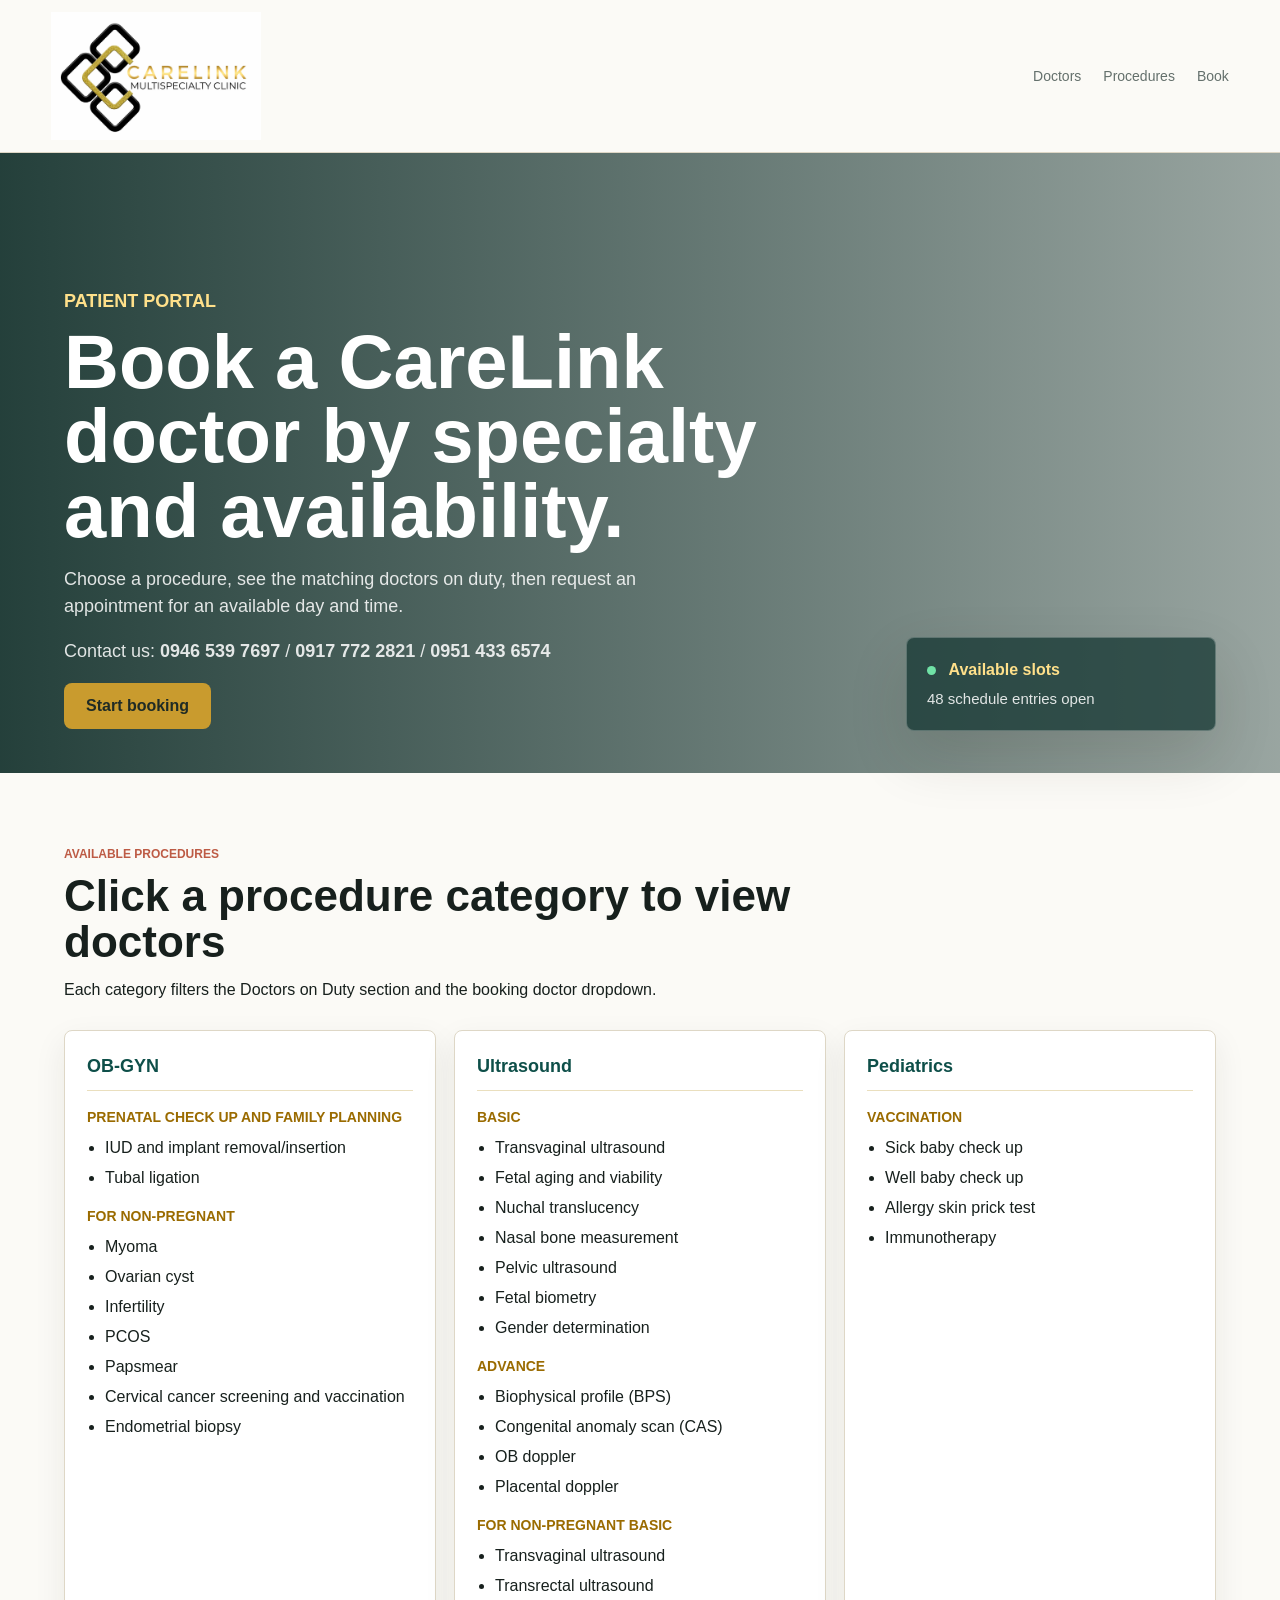
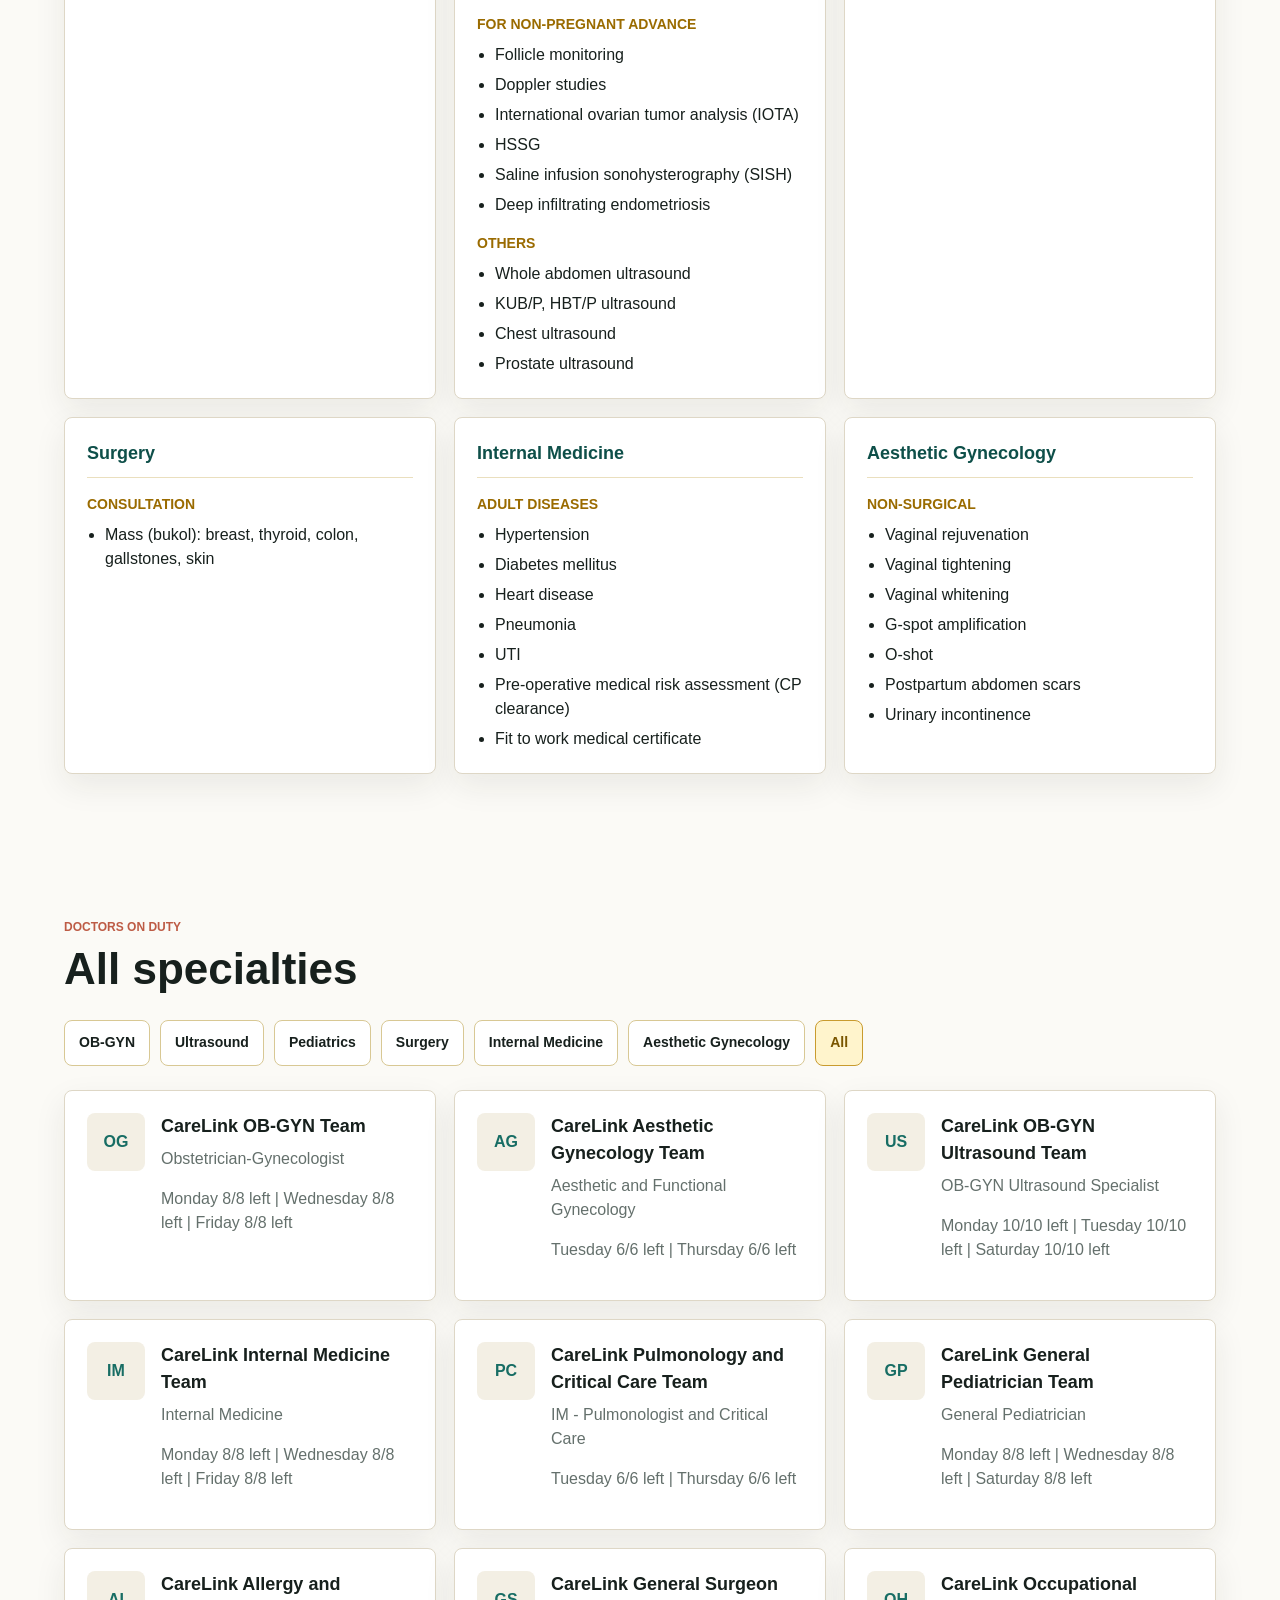
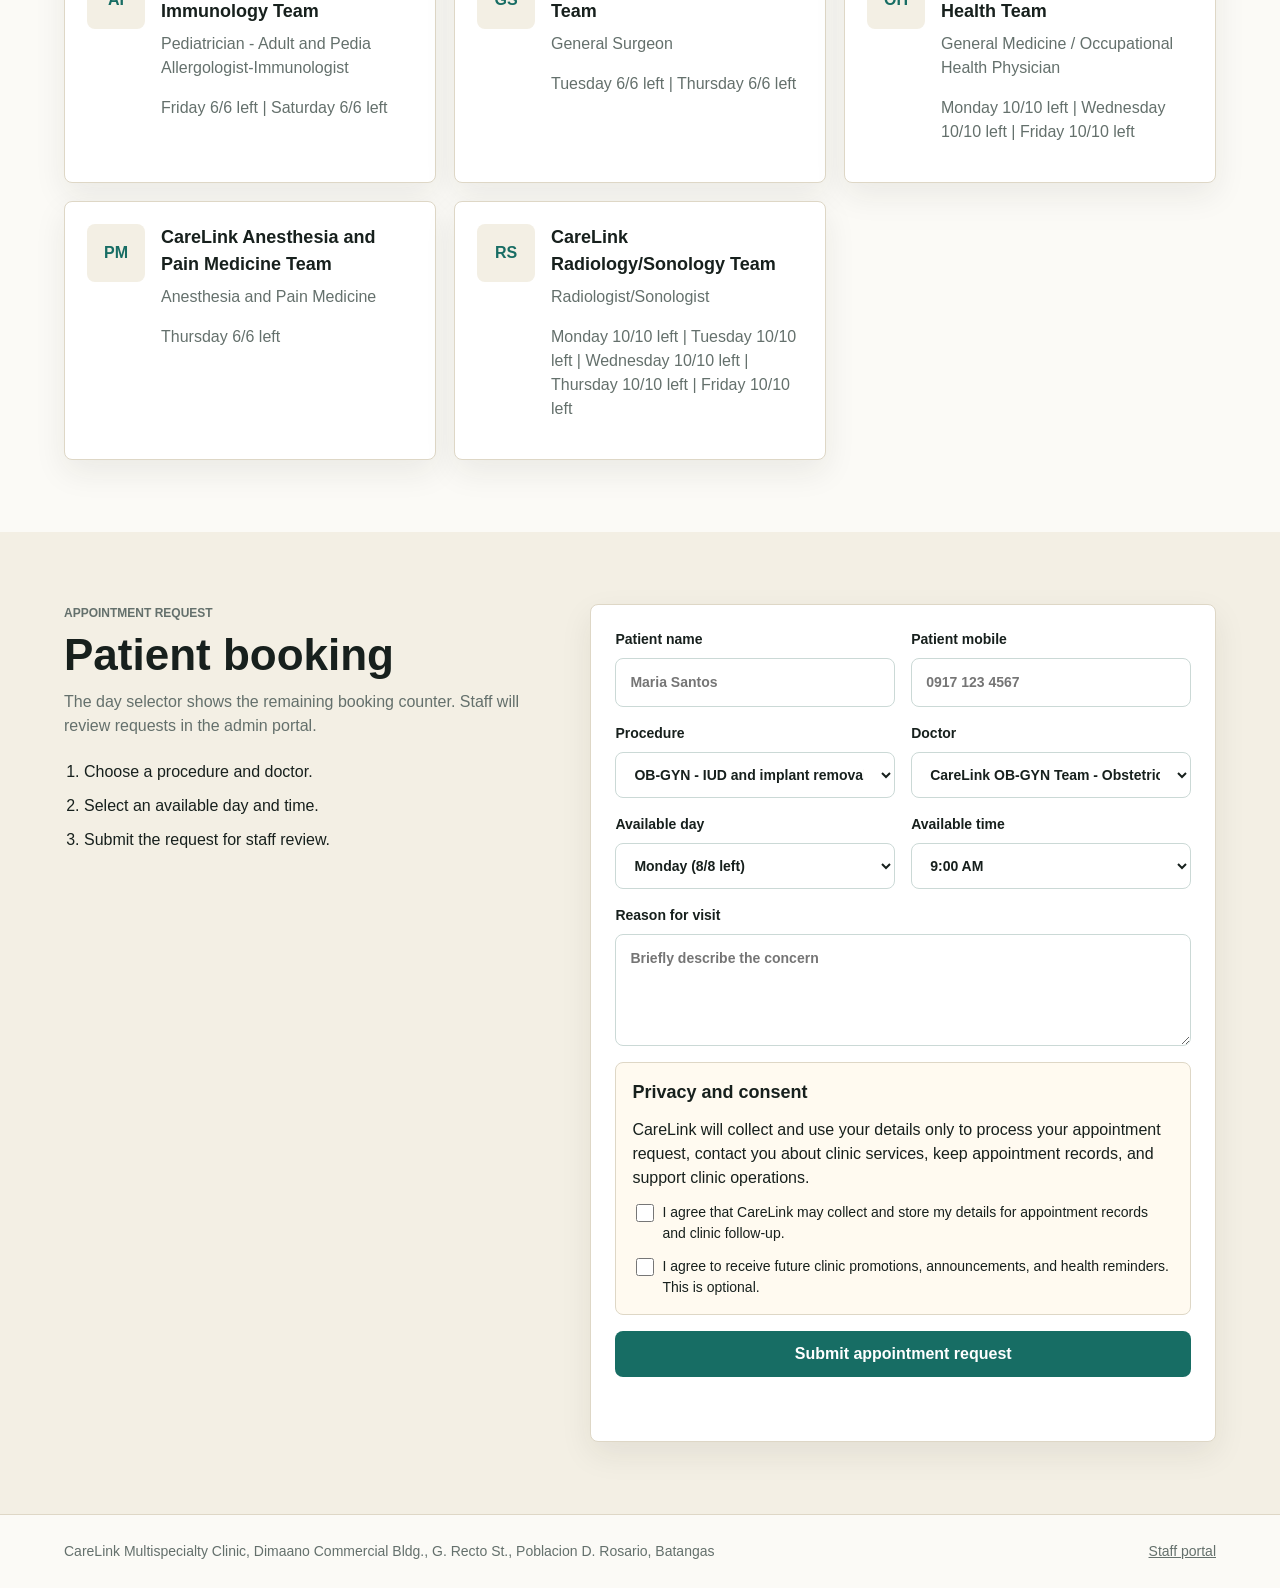
<file: index.html>
<!doctype html>
<html lang="en">
  <head>
    <meta charset="utf-8">
    <meta name="viewport" content="width=device-width, initial-scale=1">
    <title>CareLink Multispecialty Clinic | Patient Portal</title>
    <meta name="description" content="Book appointments at CareLink Multispecialty Clinic.">
    <link rel="stylesheet" href="styles.css">
  </head>
  <body data-page="patient">
    <header class="site-header">
      <a class="brand" href="#booking" aria-label="CareLink Multispecialty Clinic home">
        <img class="brand-logo" src="carelink.jpg" alt="CareLink Multispecialty Clinic" onerror="this.onerror=null;this.src='carelink-logo.svg';">
      </a>
      <nav aria-label="Main navigation">
        <a href="#doctors">Doctors</a>
        <a href="#services">Procedures</a>
        <a href="#booking">Book</a>
      </nav>
    </header>

    <main>
      <section class="hero">
        <div class="hero-copy">
          <p class="eyebrow">Patient portal</p>
          <h1>Book a CareLink doctor by specialty and availability.</h1>
          <p>Choose a procedure, see the matching doctors on duty, then request an appointment for an available day and time.</p>
          <p class="contact-line">Contact us: <strong>0946 539 7697</strong> / <strong>0917 772 2821</strong> / <strong>0951 433 6574</strong></p>
          <a class="primary-link" href="#booking">Start booking</a>
        </div>
        <div class="hero-panel" aria-label="Clinic availability summary">
          <span class="status-dot"></span>
          <strong>Available slots</strong>
          <p><span id="availableCount">0</span> schedule entries open</p>
        </div>
      </section>

      <section class="section" id="services">
        <div class="section-heading">
          <p class="eyebrow">Available procedures</p>
          <h2>Click a procedure category to view doctors</h2>
          <p>Each category filters the Doctors on Duty section and the booking doctor dropdown.</p>
        </div>
        <div class="services-grid" id="servicesGrid"></div>
      </section>

      <section class="section" id="doctors">
        <div class="section-heading">
          <p class="eyebrow">Doctors on duty</p>
          <h2 id="doctorSectionTitle">All specialties</h2>
        </div>
        <div class="specialty-filter" id="specialtyFilter" aria-label="Doctor specialties"></div>
        <div class="doctor-grid" id="doctorGrid" aria-live="polite"></div>
      </section>

      <section class="booking-shell section" id="booking">
        <div class="booking-copy">
          <p class="eyebrow">Appointment request</p>
          <h2>Patient booking</h2>
          <p>The day selector shows the remaining booking counter. Staff will review requests in the admin portal.</p>
          <ol class="flow-list">
            <li>Choose a procedure and doctor.</li>
            <li>Select an available day and time.</li>
            <li>Submit the request for staff review.</li>
          </ol>
        </div>

        <form class="booking-form" id="bookingForm">
          <div class="field-row">
            <label>
              Patient name
              <input name="patientName" autocomplete="name" placeholder="Maria Santos" required>
            </label>
            <label>
              Patient mobile
              <input name="patientPhone" inputmode="tel" autocomplete="tel" placeholder="0917 123 4567" required>
            </label>
          </div>
          <div class="field-row">
            <label>
              Procedure
              <select name="procedure" id="procedureSelect" required></select>
            </label>
            <label>
              Doctor
              <select name="doctorId" id="doctorSelect" required></select>
            </label>
            <label>
              Available day
              <select name="day" id="daySelect" required></select>
            </label>
            <label>
              Available time
              <select name="slot" id="slotSelect" required></select>
            </label>
          </div>
          <label>
            Reason for visit
            <textarea name="reason" rows="4" placeholder="Briefly describe the concern" required></textarea>
          </label>
          <div class="privacy-box">
            <h3>Privacy and consent</h3>
            <p>
              CareLink will collect and use your details only to process your appointment request,
              contact you about clinic services, keep appointment records, and support clinic operations.
            </p>
            <label class="check-field">
              <input name="recordsConsent" type="checkbox" required>
              <span>I agree that CareLink may collect and store my details for appointment records and clinic follow-up.</span>
            </label>
            <label class="check-field">
              <input name="promoConsent" type="checkbox">
              <span>I agree to receive future clinic promotions, announcements, and health reminders. This is optional.</span>
            </label>
          </div>
          <button class="primary-button" type="submit">Submit appointment request</button>
          <p class="form-notice" id="bookingNotice" role="status"></p>
        </form>
      </section>
    </main>

    <footer>
      <p>CareLink Multispecialty Clinic, Dimaano Commercial Bldg., G. Recto St., Poblacion D. Rosario, Batangas</p>
      <a href="admin.html">Staff portal</a>
    </footer>

    <template id="doctorCardTemplate">
      <article class="doctor-card">
        <div class="avatar" aria-hidden="true"></div>
        <div>
          <h3></h3>
          <p class="specialty"></p>
          <p class="doctor-meta"></p>
        </div>
      </article>
    </template>

    <script src="app.js"></script>
  </body>
</html>
</file>
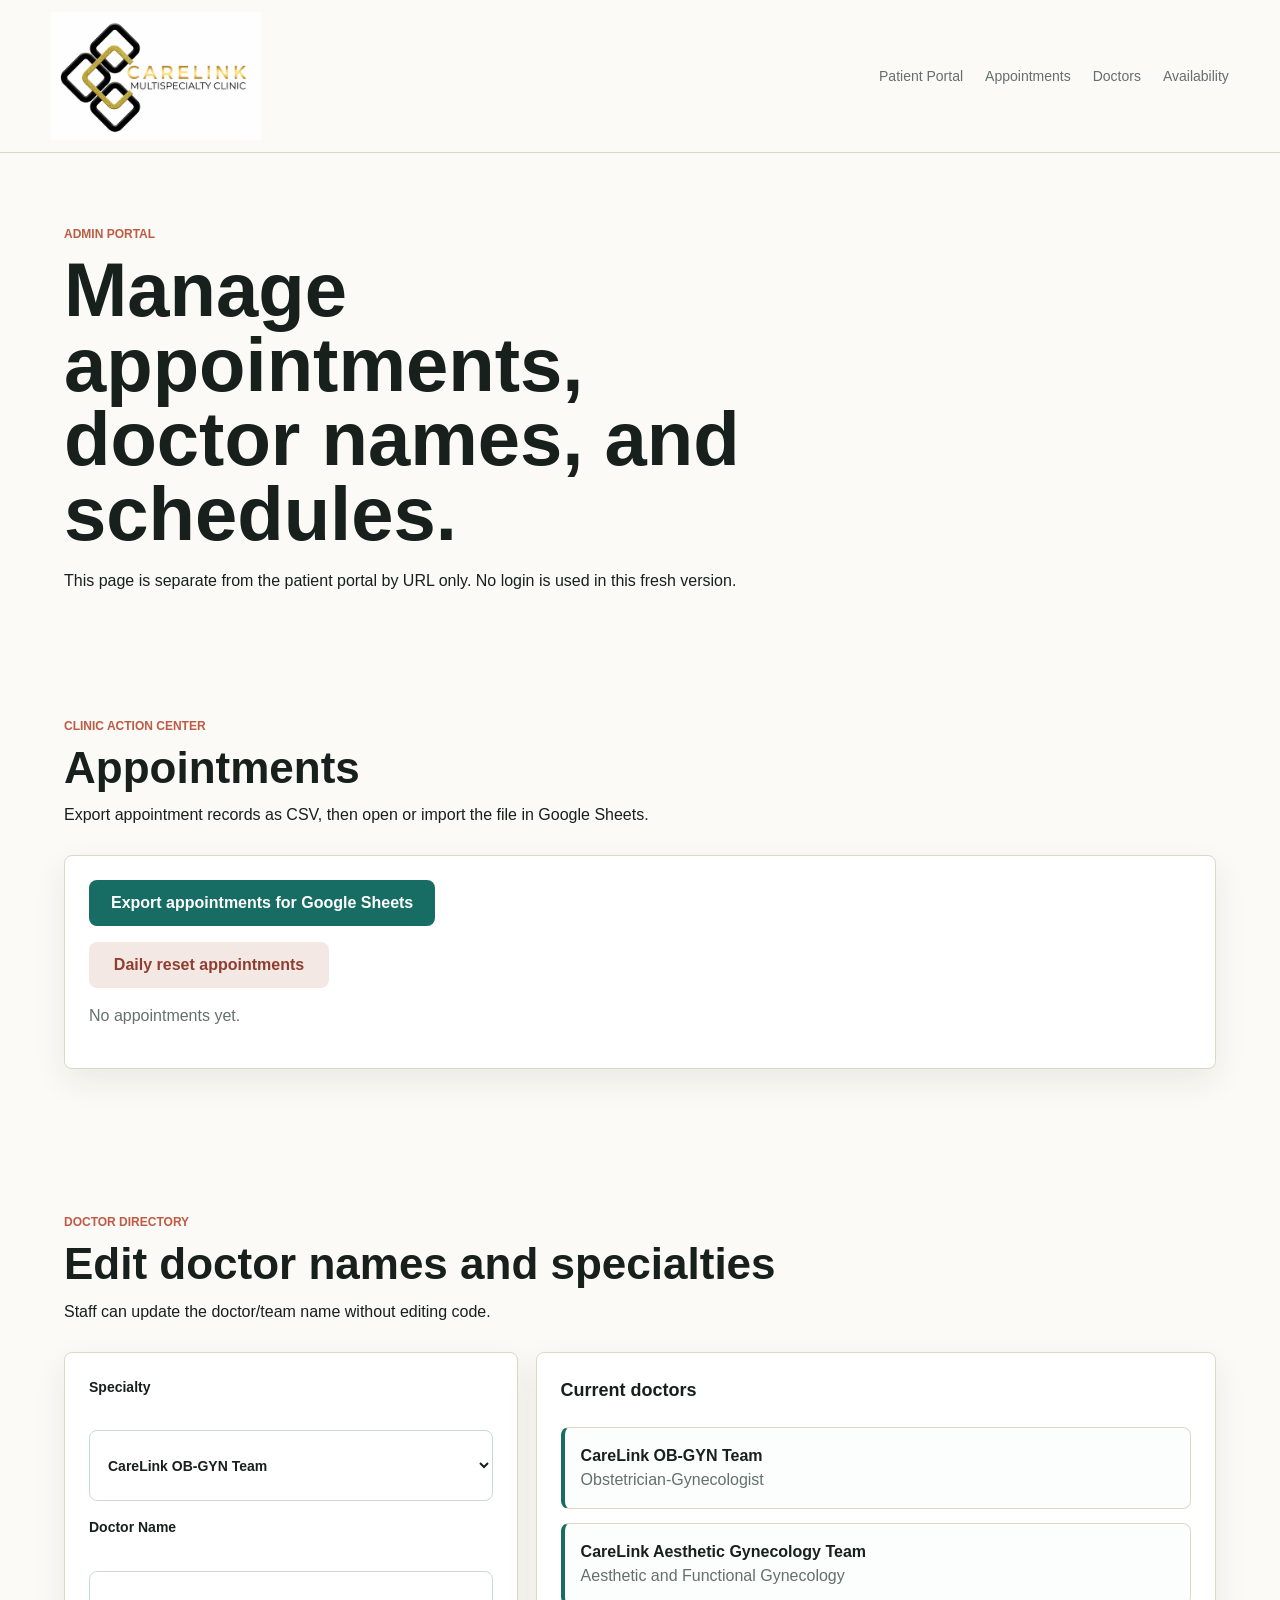
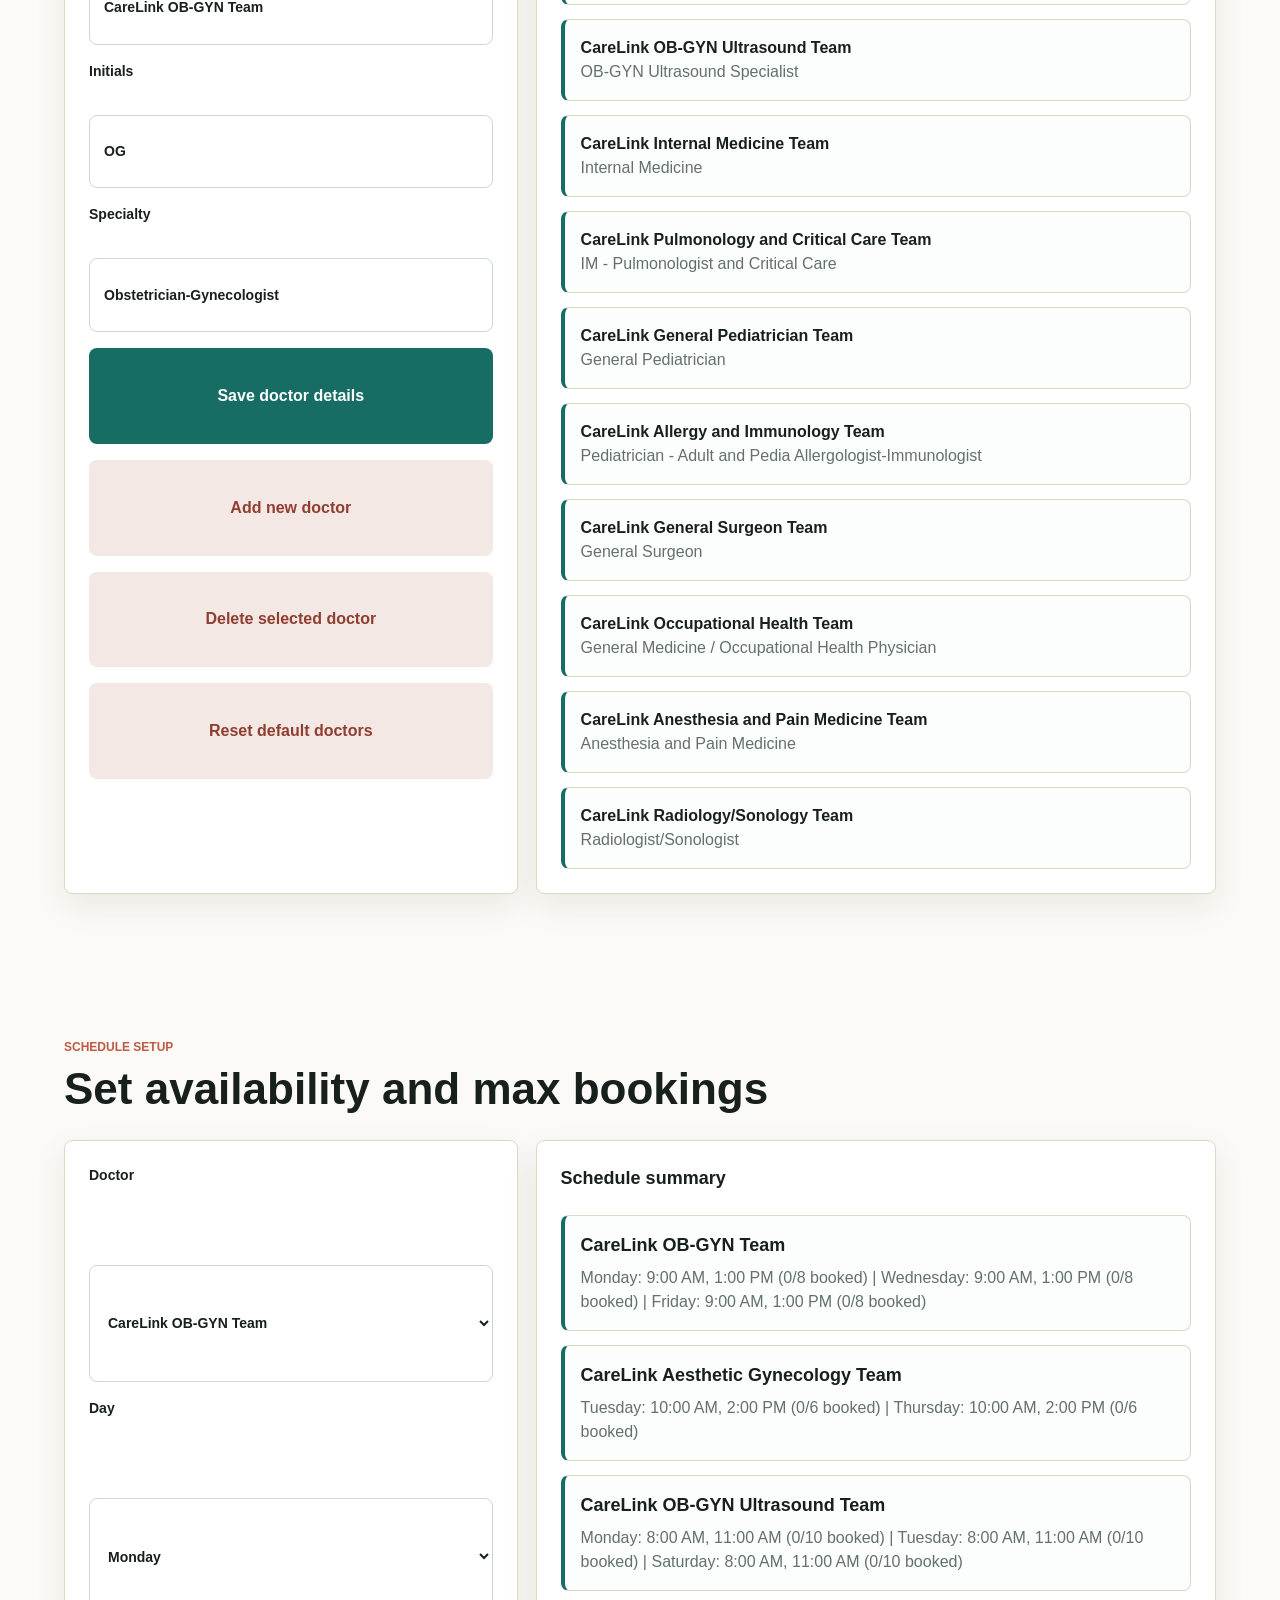
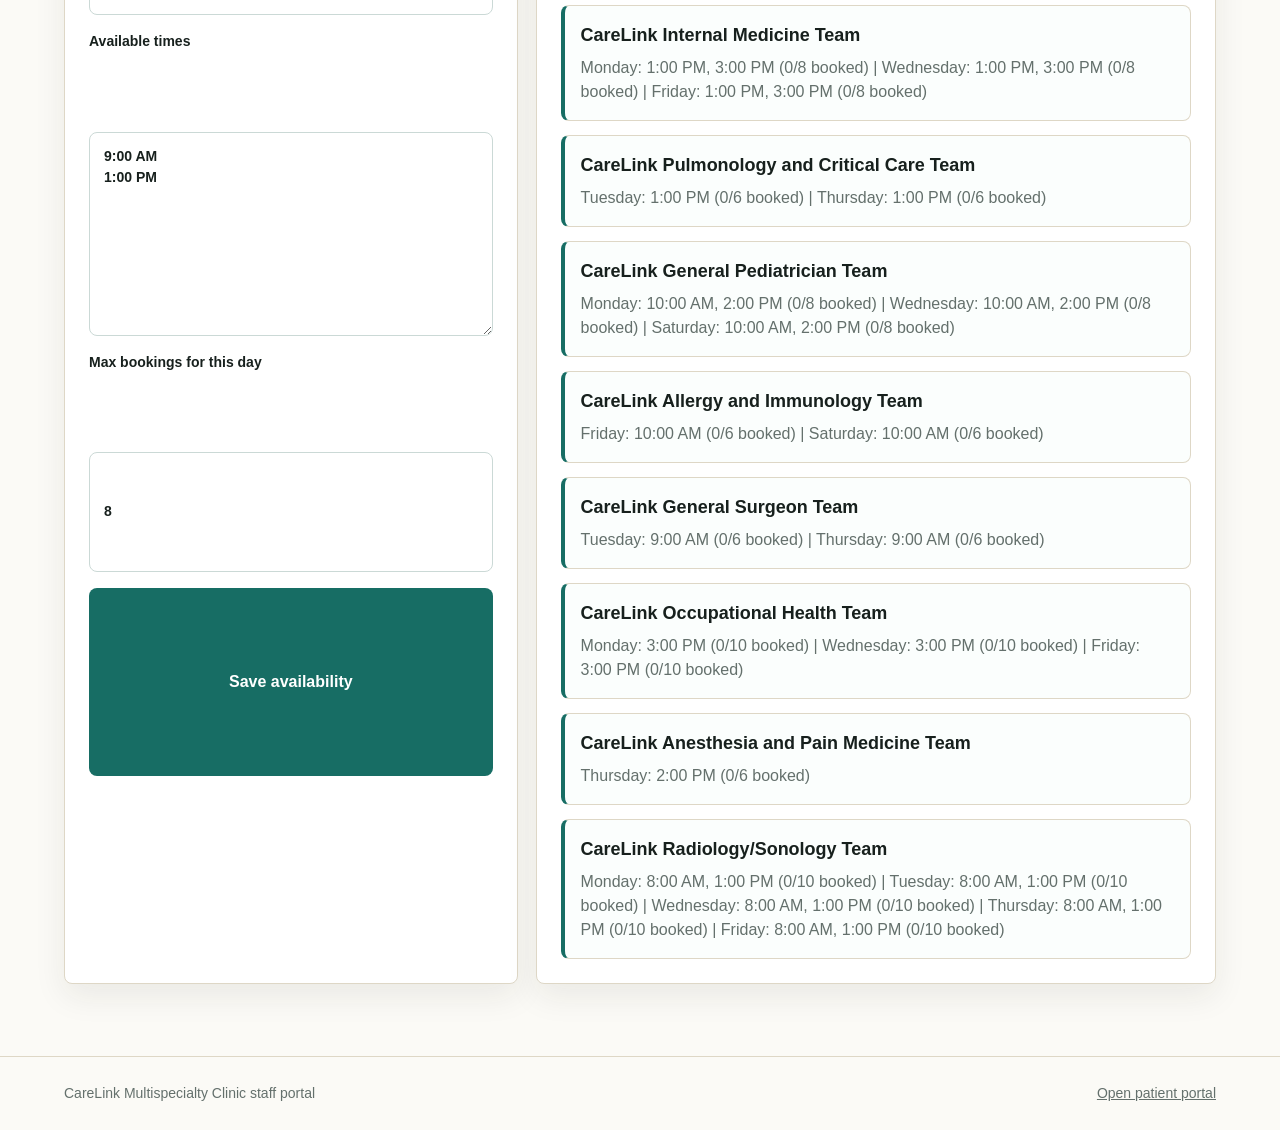
<file: admin.html>
<!doctype html>
<html lang="en">
  <head>
    <meta charset="utf-8">
    <meta name="viewport" content="width=device-width, initial-scale=1">
    <title>CareLink Multispecialty Clinic | Admin Portal</title>
    <meta name="description" content="CareLink staff portal for appointments, doctors, and availability.">
    <link rel="stylesheet" href="styles.css">
  </head>
  <body data-page="admin">
    <header class="site-header">
      <a class="brand" href="index.html" aria-label="CareLink Multispecialty Clinic patient portal">
        <img class="brand-logo" src="carelink.jpg" alt="CareLink Multispecialty Clinic" onerror="this.onerror=null;this.src='carelink-logo.svg';">
      </a>
      <nav aria-label="Main navigation">
        <a href="index.html">Patient Portal</a>
        <a href="#appointments">Appointments</a>
        <a href="#doctors-admin">Doctors</a>
        <a href="#availability-admin">Availability</a>
      </nav>
    </header>

    <main>
      <section class="section admin-hero">
        <div class="section-heading">
          <p class="eyebrow">Admin portal</p>
          <h1>Manage appointments, doctor names, and schedules.</h1>
          <p>This page is separate from the patient portal by URL only. No login is used in this fresh version.</p>
        </div>
      </section>

      <section class="section dashboard" id="appointments">
        <div class="section-heading">
          <p class="eyebrow">Clinic action center</p>
          <h2>Appointments</h2>
          <p>Export appointment records as CSV, then open or import the file in Google Sheets.</p>
        </div>
        <div class="requests-panel">
          <button class="primary-button compact-action" id="exportAppointmentsButton" type="button">Export appointments for Google Sheets</button>
          <button class="secondary-button compact-action" id="dailyResetButton" type="button">Daily reset appointments</button>
          <div id="appointmentList" class="request-list">
            <p class="empty-state">No appointments yet.</p>
          </div>
        </div>
      </section>

      <section class="section dashboard" id="doctors-admin">
        <div class="section-heading">
          <p class="eyebrow">Doctor directory</p>
          <h2>Edit doctor names and specialties</h2>
          <p>Staff can update the doctor/team name without editing code.</p>
        </div>
        <div class="dashboard-grid">
          <form class="admin-panel form-panel" id="doctorProfileForm">
            <label>
              Specialty
              <select id="doctorProfileSelect" required></select>
            </label>
            <label>
              Doctor Name
              <input id="doctorNameInput" type="text" placeholder="CareLink OB-GYN Team" required>
            </label>
            <label>
              Initials
              <input id="doctorInitialsInput" type="text" maxlength="3" placeholder="OG" required>
            </label>
            <label>
              Specialty
              <input id="doctorSpecialtyInput" list="specialtyOptions" type="text" placeholder="Obstetrician-Gynecologist" required>
              <datalist id="specialtyOptions"></datalist>
            </label>
            <button class="primary-button" type="submit">Save doctor details</button>
            <button class="secondary-button" id="addDoctorButton" type="button">Add new doctor</button>
            <button class="secondary-button" id="deleteDoctorButton" type="button">Delete selected doctor</button>
            <button class="secondary-button" id="resetDoctorsButton" type="button">Reset default doctors</button>
            <p class="form-notice" id="doctorProfileNotice" role="status"></p>
          </form>
          <div class="admin-panel">
            <h3>Current doctors</h3>
            <div class="doctor-directory-list" id="doctorDirectoryList"></div>
          </div>
        </div>
      </section>

      <section class="section dashboard" id="availability-admin">
        <div class="section-heading">
          <p class="eyebrow">Schedule setup</p>
          <h2>Set availability and max bookings</h2>
        </div>
        <div class="dashboard-grid">
          <form class="admin-panel form-panel" id="availabilityForm">
            <label>
              Doctor
              <select id="availabilityDoctorSelect" required></select>
            </label>
            <label>
              Day
              <select id="availabilityDaySelect" required>
                <option>Monday</option>
                <option>Tuesday</option>
                <option>Wednesday</option>
                <option>Thursday</option>
                <option>Friday</option>
                <option>Saturday</option>
                <option>Sunday</option>
              </select>
            </label>
            <label>
              Available times
              <textarea id="availabilityTimes" rows="5" placeholder="9:00 AM&#10;10:30 AM&#10;2:00 PM"></textarea>
            </label>
            <label>
              Max bookings for this day
              <input id="dailyLimitInput" type="number" min="1" step="1" value="8" required>
            </label>
            <button class="primary-button" type="submit">Save availability</button>
            <p class="form-notice" id="availabilityNotice" role="status"></p>
          </form>
          <div class="admin-panel">
            <h3>Schedule summary</h3>
            <div class="availability-list" id="availabilityList"></div>
          </div>
        </div>
      </section>
    </main>

    <footer>
      <p>CareLink Multispecialty Clinic staff portal</p>
      <a href="index.html">Open patient portal</a>
    </footer>

    <script src="app.js"></script>
  </body>
</html>
</file>
<file: styles.css>
:root {
  --ink: #17201d;
  --muted: #64706c;
  --line: #ded7c6;
  --paper: #fbfaf6;
  --soft: #f3efe4;
  --teal: #176d64;
  --teal-dark: #0e4f49;
  --gold: #c99b2e;
  --gold-soft: #fff4cc;
  --coral: #bd5b45;
  --blue: #2d6cdf;
  --white: #ffffff;
  --shadow: 0 24px 60px rgba(39, 35, 24, 0.14);
}

* {
  box-sizing: border-box;
}

html {
  scroll-behavior: smooth;
}

body {
  margin: 0;
  color: var(--ink);
  background: var(--paper);
  font-family: Arial, Helvetica, sans-serif;
  line-height: 1.5;
}

a {
  color: inherit;
}

.site-header {
  position: sticky;
  top: 0;
  z-index: 10;
  display: flex;
  align-items: center;
  justify-content: space-between;
  gap: 24px;
  padding: 12px clamp(18px, 4vw, 56px);
  background: rgba(251, 250, 246, 0.94);
  border-bottom: 1px solid var(--line);
  backdrop-filter: blur(14px);
}

.brand {
  display: inline-flex;
  align-items: center;
  gap: 12px;
  text-decoration: none;
}

.brand-logo {
  display: block;
  width: 210px;
  max-width: 45vw;
  height: auto;
}

nav {
  display: flex;
  flex-wrap: wrap;
  justify-content: flex-end;
  gap: 8px 22px;
  color: var(--muted);
  font-size: 14px;
}

nav a {
  text-decoration: none;
}

.hero {
  position: relative;
  display: grid;
  min-height: 620px;
  align-items: end;
  padding: 90px clamp(18px, 5vw, 72px) 44px;
  color: var(--white);
  background:
    linear-gradient(90deg, rgba(18, 48, 43, 0.92), rgba(18, 48, 43, 0.42)),
    url("https://images.unsplash.com/photo-1576091160550-2173dba999ef?auto=format&fit=crop&w=1800&q=80") center / cover;
}

.hero-copy {
  max-width: 720px;
}

.eyebrow {
  margin: 0 0 10px;
  color: var(--coral);
  font-size: 12px;
  font-weight: 700;
  letter-spacing: 0;
  text-transform: uppercase;
}

.hero .eyebrow,
.hero-panel .status-dot + strong {
  color: #ffe08a;
}

h1,
h2,
h3,
h4,
p {
  margin-top: 0;
}

h1 {
  margin-bottom: 18px;
  max-width: 760px;
  font-size: clamp(40px, 7vw, 76px);
  line-height: 0.98;
  letter-spacing: 0;
}

h2 {
  margin-bottom: 12px;
  font-size: clamp(28px, 4vw, 44px);
  line-height: 1.05;
  letter-spacing: 0;
}

h3 {
  margin-bottom: 7px;
  font-size: 18px;
}

.hero p {
  max-width: 650px;
  font-size: 18px;
  color: rgba(255, 255, 255, 0.86);
}

.primary-link,
.primary-button,
.secondary-button,
.specialty-button {
  min-height: 46px;
  border-radius: 8px;
  cursor: pointer;
  font: inherit;
  font-weight: 700;
}

.primary-link {
  display: inline-flex;
  align-items: center;
  padding: 0 22px;
  background: var(--gold);
  color: #1f2b25;
  text-decoration: none;
}

.primary-button {
  width: 100%;
  padding: 0 22px;
  border: 0;
  background: var(--teal);
  color: var(--white);
}

.secondary-button {
  width: 100%;
  padding: 0 22px;
  border: 0;
  background: #f4e8e4;
  color: #8f3e30;
}

.compact-action {
  width: fit-content;
  min-width: 240px;
}

.hero-panel {
  position: absolute;
  right: clamp(18px, 5vw, 72px);
  bottom: 42px;
  width: min(310px, calc(100% - 36px));
  padding: 20px;
  border: 1px solid rgba(255, 255, 255, 0.24);
  border-radius: 8px;
  background: rgba(15, 49, 45, 0.72);
  box-shadow: var(--shadow);
}

.hero-panel p {
  margin: 6px 0 0;
  font-size: 15px;
}

.status-dot {
  display: inline-block;
  width: 9px;
  height: 9px;
  margin-right: 8px;
  border-radius: 50%;
  background: #70e2a6;
}

.section {
  padding: 72px clamp(18px, 5vw, 72px);
}

.admin-hero {
  padding-bottom: 24px;
}

.section-heading {
  max-width: 820px;
  margin-bottom: 28px;
}

.services-section {
  background: #fffaf0;
}

.services-grid,
.doctor-grid,
.dashboard-grid {
  display: grid;
  grid-template-columns: repeat(3, minmax(0, 1fr));
  gap: 18px;
}

.dashboard-grid {
  grid-template-columns: minmax(320px, 0.8fr) minmax(0, 1.2fr);
}

.specialty-filter {
  display: flex;
  flex-wrap: wrap;
  gap: 10px;
  margin: 0 0 24px;
}

.specialty-button {
  padding: 0 14px;
  border: 1px solid #d8c894;
  background: var(--white);
  color: var(--ink);
  font-size: 14px;
}

.specialty-button.is-active {
  border-color: var(--gold);
  background: var(--gold-soft);
  color: #7a5600;
}

.service-card,
.doctor-card,
.admin-panel,
.requests-panel,
.booking-form {
  border: 1px solid var(--line);
  border-radius: 8px;
  background: var(--white);
  box-shadow: 0 12px 32px rgba(39, 35, 24, 0.08);
}

.service-card {
  padding: 22px;
}

.service-link {
  display: block;
  margin-bottom: 14px;
  padding-bottom: 10px;
  border-bottom: 1px solid #eadfbe;
  color: var(--teal-dark);
  font-size: 18px;
  font-weight: 700;
  text-decoration: none;
}

.service-link:hover {
  color: #9a6b00;
}

.service-card h4 {
  margin: 16px 0 8px;
  color: #9a6b00;
  font-size: 14px;
  text-transform: uppercase;
}

.service-card ul {
  display: grid;
  gap: 6px;
  margin: 0;
  padding-left: 18px;
  color: var(--ink);
}

.doctor-card {
  display: grid;
  grid-template-columns: 58px 1fr;
  gap: 16px;
  min-height: 154px;
  padding: 22px;
}

.avatar {
  display: grid;
  place-items: center;
  width: 58px;
  height: 58px;
  border-radius: 8px;
  background: var(--soft);
  color: var(--teal);
  font-weight: 800;
}

.specialty,
.doctor-meta,
.empty-state,
.booking-copy p,
.helper-text,
footer {
  color: var(--muted);
}

.contact-line {
  font-size: 14px;
}

.booking-shell {
  display: grid;
  grid-template-columns: minmax(0, 0.85fr) minmax(320px, 1.15fr);
  gap: clamp(24px, 5vw, 64px);
  background: var(--soft);
}

.flow-list {
  margin: 22px 0 0;
  padding-left: 20px;
}

.flow-list li + li {
  margin-top: 10px;
}

.booking-form,
.admin-panel,
.requests-panel {
  display: grid;
  gap: 16px;
  padding: 24px;
}

.field-row {
  display: grid;
  grid-template-columns: repeat(2, minmax(0, 1fr));
  gap: 16px;
}

label {
  display: grid;
  gap: 8px;
  color: var(--ink);
  font-size: 14px;
  font-weight: 700;
}

input,
select,
textarea {
  width: 100%;
  border: 1px solid #cbd9d6;
  border-radius: 8px;
  padding: 13px 14px;
  color: var(--ink);
  background: var(--white);
  font: inherit;
}

textarea {
  resize: vertical;
}

.request-list,
.availability-list,
.doctor-directory-list {
  display: grid;
  gap: 14px;
}

.request-item,
.availability-item,
.doctor-directory-item {
  padding: 16px;
  border: 1px solid var(--line);
  border-radius: 8px;
  background: #fbfefd;
}

.request-item header {
  display: flex;
  justify-content: space-between;
  gap: 12px;
  margin-bottom: 10px;
}

.request-actions {
  display: grid;
  grid-template-columns: repeat(3, minmax(0, 1fr));
  gap: 10px;
  margin-top: 14px;
}

.pill {
  display: inline-flex;
  align-items: center;
  width: fit-content;
  min-height: 28px;
  padding: 0 10px;
  border-radius: 999px;
  background: #e9f3ff;
  color: var(--blue);
  font-size: 12px;
  font-weight: 700;
}

.pill.confirmed {
  background: #e4f6ee;
  color: #167a50;
}

.pill.declined {
  background: #f9e5df;
  color: #ab432f;
}

.pill.completed {
  background: var(--gold-soft);
  color: #9a6b00;
}

.form-notice {
  min-height: 24px;
  margin: 0;
  color: var(--teal-dark);
  font-size: 14px;
  font-weight: 700;
}

.privacy-box {
  display: grid;
  gap: 12px;
  padding: 16px;
  border: 1px solid var(--line);
  border-radius: 8px;
  background: #fffaf0;
}

.privacy-box h3,
.privacy-box p {
  margin-bottom: 0;
}

.check-field {
  display: grid;
  grid-template-columns: 20px 1fr;
  align-items: start;
  gap: 10px;
  color: var(--ink);
  font-weight: 400;
}

.check-field input {
  width: 18px;
  height: 18px;
  margin-top: 2px;
}

.availability-item,
.doctor-directory-item {
  border-left: 4px solid var(--teal);
}

.availability-item p,
.doctor-directory-item p {
  margin-bottom: 0;
  color: var(--muted);
}

footer {
  display: flex;
  flex-wrap: wrap;
  justify-content: space-between;
  gap: 12px;
  padding: 26px clamp(18px, 5vw, 72px);
  border-top: 1px solid var(--line);
  font-size: 14px;
}

footer p {
  margin: 0;
}

@media (max-width: 980px) {
  .services-grid,
  .doctor-grid,
  .booking-shell,
  .dashboard-grid {
    grid-template-columns: 1fr;
  }

  .hero {
    min-height: 680px;
    align-items: start;
  }

  .hero-panel {
    left: 18px;
    right: auto;
  }
}

@media (max-width: 620px) {
  .site-header {
    align-items: flex-start;
    flex-direction: column;
  }

  .brand-logo {
    width: 170px;
  }

  nav {
    justify-content: flex-start;
  }

  h1 {
    font-size: 40px;
  }

  .field-row,
  .request-actions {
    grid-template-columns: 1fr;
  }
}
</file>
